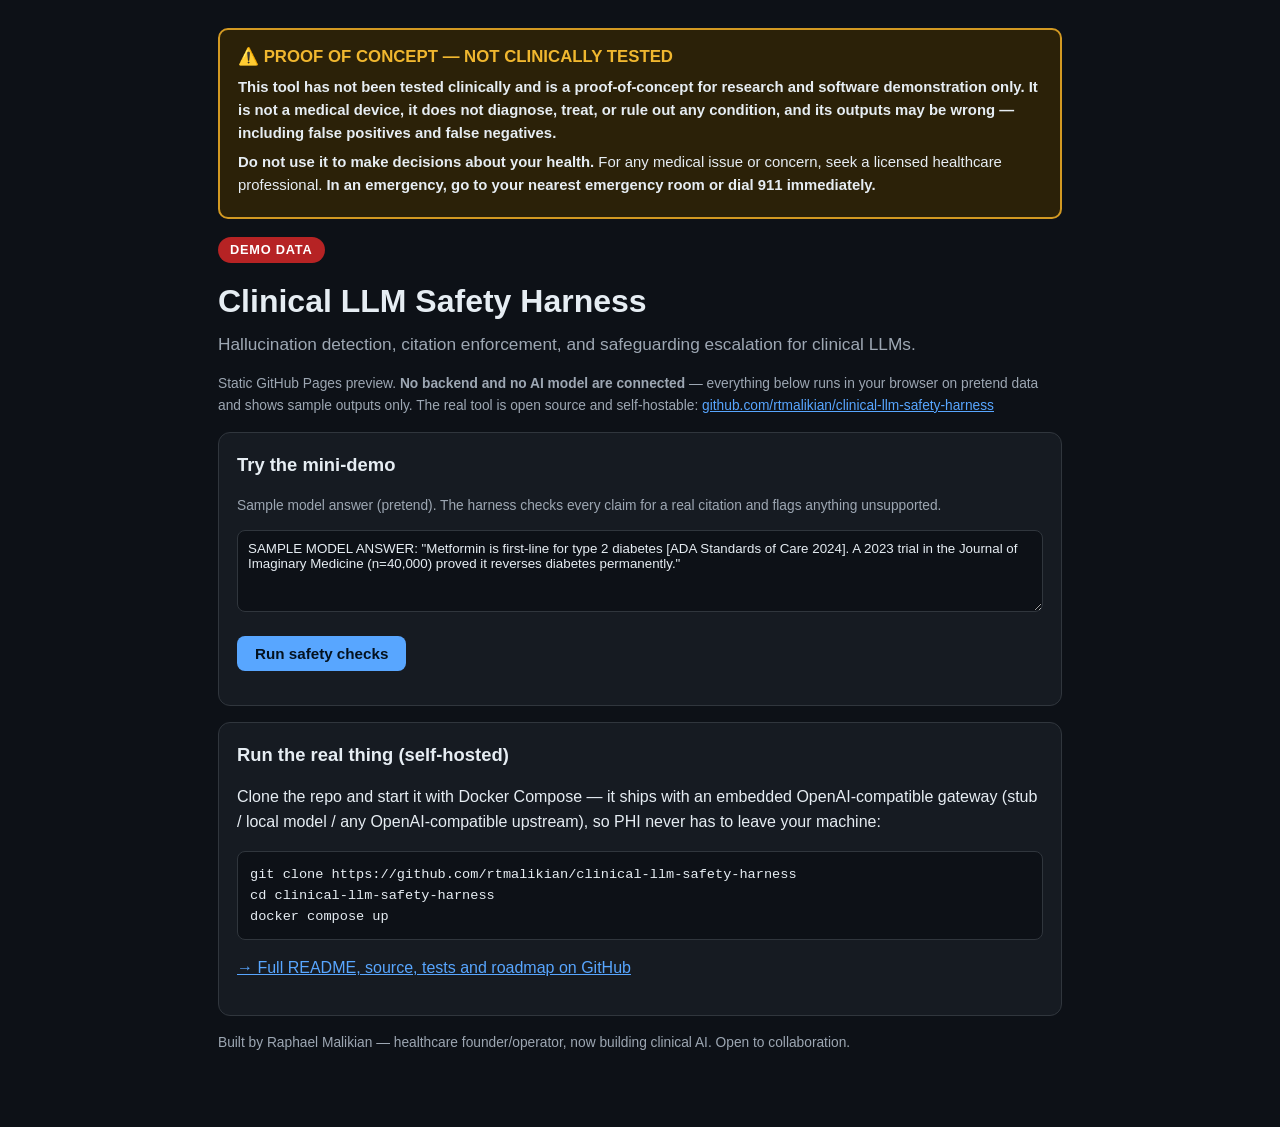
<file: docs/index.html>
<!DOCTYPE html>
<html lang="en"><head><meta charset="utf-8">
<meta name="viewport" content="width=device-width,initial-scale=1">
<title>Clinical LLM Safety Harness — live preview (demo data)</title><style>
:root{--bg:#0d1117;--card:#161b22;--line:#30363d;--txt:#e6edf3;--dim:#9da7b3;--acc:#58a6ff}
*{box-sizing:border-box}body{margin:0;font-family:-apple-system,Segoe UI,Roboto,Helvetica,Arial,sans-serif;background:var(--bg);color:var(--txt);line-height:1.55}
.wrap{max-width:880px;margin:0 auto;padding:28px 18px 60px}
.disclaimer{border:2px solid #d29922;background:#2b2108;border-radius:10px;padding:14px 18px;margin-bottom:18px}
.disclaimer h2{margin:0 0 6px;font-size:1.05rem;color:#f0b72f}.disclaimer p{margin:6px 0;font-size:.93rem}
.badge{display:inline-block;background:#b62324;color:#fff;font-weight:700;letter-spacing:.06em;padding:3px 12px;border-radius:999px;font-size:.8rem}
h1{margin:14px 0 4px;font-size:2rem}.tag{color:var(--dim);font-size:1.08rem;margin:0 0 16px}
.card{background:var(--card);border:1px solid var(--line);border-radius:12px;padding:18px;margin:16px 0}
.card h2{margin-top:0;font-size:1.15rem}
a{color:var(--acc)}button{background:var(--acc);color:#04121f;border:0;font-weight:700;padding:9px 18px;border-radius:8px;cursor:pointer;font-size:.95rem}
button:disabled{background:#444c56;color:#9da7b3;cursor:not-allowed}
input[type=range]{width:220px}textarea{width:100%;background:#0d1117;color:var(--txt);border:1px solid var(--line);border-radius:8px;padding:10px;font-family:inherit}
pre{background:#0d1117;border:1px solid var(--line);border-radius:8px;padding:12px;overflow:auto;font-size:.85rem}
table{border-collapse:collapse;width:100%;font-size:.92rem}td,th{border:1px solid var(--line);padding:6px 9px;text-align:left}
.ok{color:#3fb950}.warn{color:#d29922}.bad{color:#f85149}.out{display:none}
label{display:block;margin:8px 0 2px}.small{color:var(--dim);font-size:.86rem}
code{background:#21262d;padding:1px 6px;border-radius:5px}
</style></head>
<body><div class="wrap">
<div class="disclaimer">
<h2>⚠️ PROOF OF CONCEPT — NOT CLINICALLY TESTED</h2>
<p><strong>This tool has not been tested clinically and is a proof-of-concept for
research and software demonstration only. It is not a medical device, it
does not diagnose, treat, or rule out any condition, and its outputs may
be wrong — including false positives and false negatives.</strong></p>
<p><strong>Do not use it to make decisions about your health.</strong>
For any medical issue or concern, seek a licensed healthcare professional.
<strong>In an emergency, go to your nearest emergency room or dial 911 immediately.</strong></p>
</div>
<span class="badge">DEMO DATA</span>
<h1>Clinical LLM Safety Harness</h1>
<p class="tag">Hallucination detection, citation enforcement, and safeguarding escalation for clinical LLMs.</p>
<p class="small">Static GitHub Pages preview. <strong>No backend and no AI model are connected</strong> —
everything below runs in your browser on pretend data and shows sample outputs only.
The real tool is open source and self-hostable:
<a href="https://github.com/rtmalikian/clinical-llm-safety-harness">github.com/rtmalikian/clinical-llm-safety-harness</a></p>
<div class="card"><h2>Try the mini-demo</h2>
<p class="small">Sample model answer (pretend). The harness checks every claim for a real citation and flags anything unsupported.</p>
<textarea id="sh-in" rows="4">SAMPLE MODEL ANSWER: "Metformin is first-line for type 2 diabetes [ADA Standards of Care 2024]. A 2023 trial in the Journal of Imaginary Medicine (n=40,000) proved it reverses diabetes permanently."</textarea>
<p><button onclick="shGo()">Run safety checks</button></p>
<div id="sh-out" class="out"><table>
<tr><th>Claim</th><th>Check</th></tr>
<tr><td>Metformin is first-line for T2D</td><td class="ok">✓ Citation resolves to a real source</td></tr>
<tr><td>"Journal of Imaginary Medicine" trial, "reverses permanently"</td><td class="bad">✗ Citation not found + absolute cure claim — FLAGGED as likely hallucination, blocked from output</td></tr></table>
<p class="small">Demo logic only: in this static preview the verdicts are pre-written for this sample. The real harness runs the checks live against your model endpoint, with human-in-the-loop escalation for safeguarding signals.</p></div>
</div>
<div class="card"><h2>Run the real thing (self-hosted)</h2>
<p>Clone the repo and start it with Docker Compose — it ships with an embedded OpenAI-compatible gateway (stub / local model / any OpenAI-compatible upstream), so PHI never has to leave your machine:<pre>git clone https://github.com/rtmalikian/clinical-llm-safety-harness
cd clinical-llm-safety-harness
docker compose up</pre></p>
<p><a href="https://github.com/rtmalikian/clinical-llm-safety-harness">→ Full README, source, tests and roadmap on GitHub</a></p></div>
<p class="small">Built by Raphael Malikian — healthcare founder/operator, now building clinical AI. Open to collaboration.</p>
</div><script>function shGo(){document.getElementById('sh-out').style.display='block';}</script></body></html>
</file>
